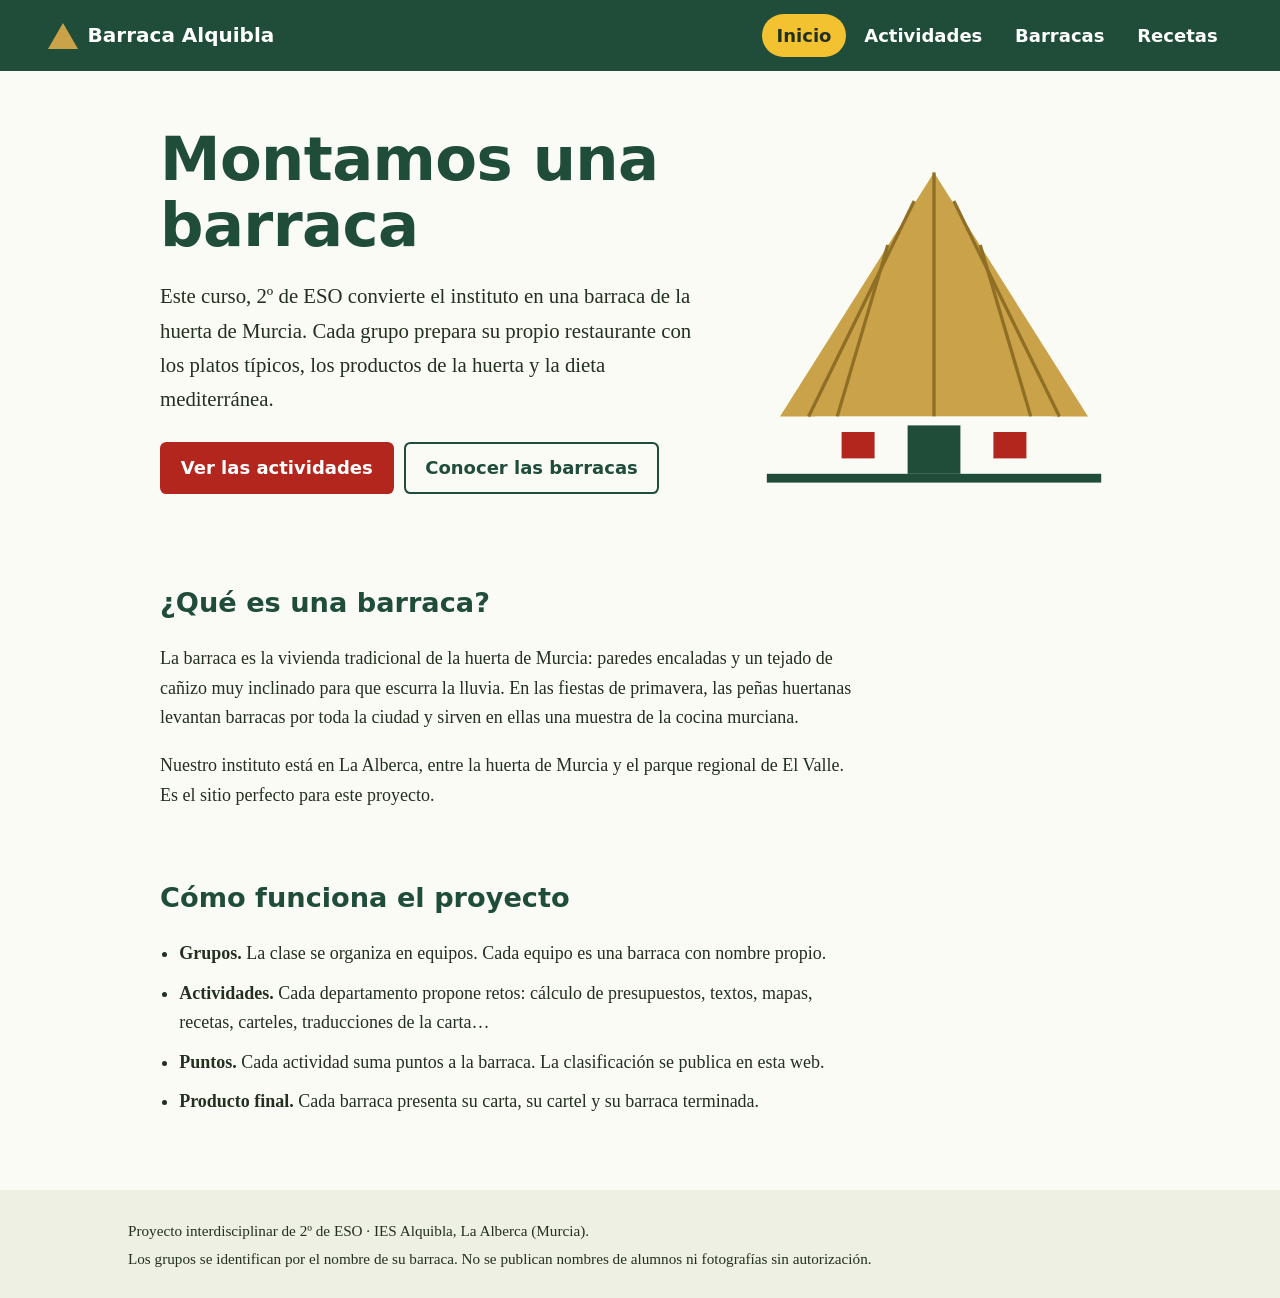
<file: index.html>
<!DOCTYPE html>
<html lang="es">
<head>
<meta charset="utf-8">
<meta name="viewport" content="width=device-width, initial-scale=1">
<title>Inicio · Proyecto Barraca · IES Alquibla</title>
<meta name="description" content="Proyecto interdisciplinar de 2º de ESO del IES Alquibla sobre la gastronomía murciana, la huerta y la dieta mediterránea.">
<link rel="stylesheet" href="css/estilo.css">
</head>
<body>
<header class="cab">
<a class="marca" href="index.html"><span class="tejado" aria-hidden="true"></span>Barraca Alquibla</a>
<nav aria-label="Menú principal"><a href="index.html" aria-current="page">Inicio</a><a href="actividades.html">Actividades</a><a href="barracas.html">Barracas</a><a href="recetas.html">Recetas</a></nav>
</header>
<main>

<section class="portada">
<div class="portada-texto">
<h1>Montamos una barraca</h1>
<p class="entradilla">Este curso, 2º de ESO convierte el instituto en una barraca de la huerta de Murcia. Cada grupo prepara su propio restaurante con los platos típicos, los productos de la huerta y la dieta mediterránea.</p>
<p><a class="boton" href="actividades.html">Ver las actividades</a> <a class="boton sec" href="barracas.html">Conocer las barracas</a></p>
</div>
<svg class="dibujo" viewBox="0 0 320 300" role="img" aria-label="Dibujo de una barraca huertana con tejado de cañizo muy inclinado">
<polygon points="160,14 300,236 20,236" fill="#C9A24A"/>
<g stroke="#8F6F25" stroke-width="3" fill="none"><path d="M160 14 L160 236"/><path d="M118 80 L72 236"/><path d="M202 80 L248 236"/><path d="M142 40 L46 236"/><path d="M178 40 L274 236"/></g>
<rect x="52" y="236" width="216" height="52" fill="#FBFBF6"/>
<rect x="136" y="244" width="48" height="44" fill="#1F4D3A"/>
<rect x="76" y="250" width="30" height="24" fill="#B3261E"/><rect x="214" y="250" width="30" height="24" fill="#B3261E"/>
<rect x="8" y="288" width="304" height="8" fill="#1F4D3A"/>
</svg>
</section>

<section class="bloque">
<h2>¿Qué es una barraca?</h2>
<p>La barraca es la vivienda tradicional de la huerta de Murcia: paredes encaladas y un tejado de cañizo muy inclinado para que escurra la lluvia. En las fiestas de primavera, las peñas huertanas levantan barracas por toda la ciudad y sirven en ellas una muestra de la cocina murciana.</p>
<p>Nuestro instituto está en La Alberca, entre la huerta de Murcia y el parque regional de El Valle. Es el sitio perfecto para este proyecto.</p>
</section>

<section class="bloque">
<h2>Cómo funciona el proyecto</h2>
<ul class="pasos">
<li><strong>Grupos.</strong> La clase se organiza en equipos. Cada equipo es una barraca con nombre propio.</li>
<li><strong>Actividades.</strong> Cada departamento propone retos: cálculo de presupuestos, textos, mapas, recetas, carteles, traducciones de la carta…</li>
<li><strong>Puntos.</strong> Cada actividad suma puntos a la barraca. La clasificación se publica en esta web.</li>
<li><strong>Producto final.</strong> Cada barraca presenta su carta, su cartel y su barraca terminada.</li>
</ul>
</section>

</main>
<footer class="pie">
<p>Proyecto interdisciplinar de 2º de ESO · IES Alquibla, La Alberca (Murcia).</p>
<p>Los grupos se identifican por el nombre de su barraca. No se publican nombres de alumnos ni fotografías sin autorización.</p>
</footer>
</body>
</html>
</file>
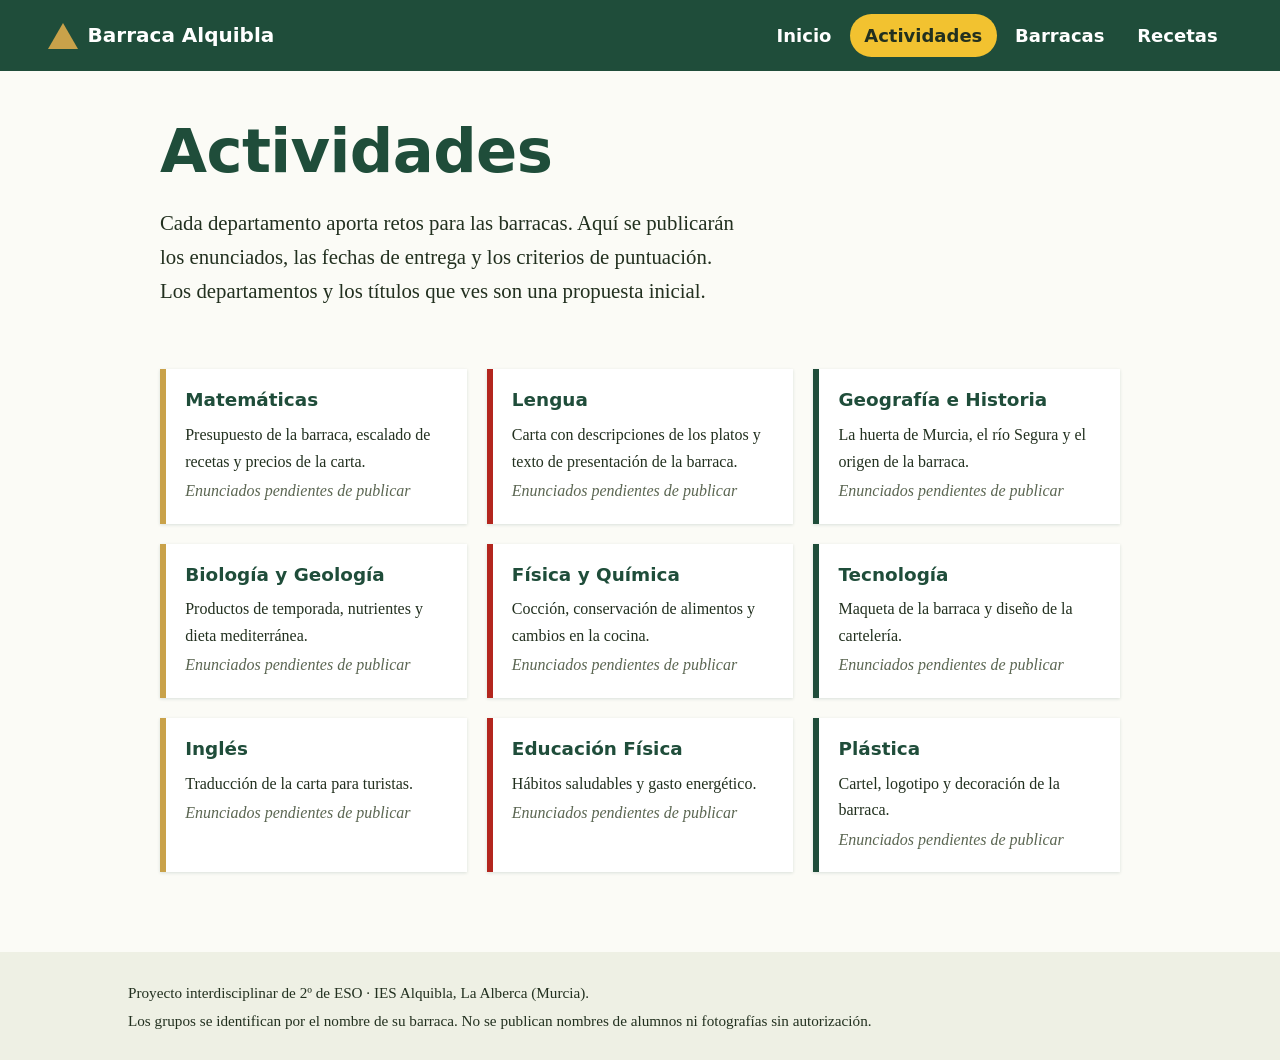
<file: actividades.html>
<!DOCTYPE html>
<html lang="es">
<head>
<meta charset="utf-8">
<meta name="viewport" content="width=device-width, initial-scale=1">
<title>Actividades · Proyecto Barraca · IES Alquibla</title>
<meta name="description" content="Proyecto interdisciplinar de 2º de ESO del IES Alquibla sobre la gastronomía murciana, la huerta y la dieta mediterránea.">
<link rel="stylesheet" href="css/estilo.css">
</head>
<body>
<header class="cab">
<a class="marca" href="index.html"><span class="tejado" aria-hidden="true"></span>Barraca Alquibla</a>
<nav aria-label="Menú principal"><a href="index.html">Inicio</a><a href="actividades.html" aria-current="page">Actividades</a><a href="barracas.html">Barracas</a><a href="recetas.html">Recetas</a></nav>
</header>
<main>

<section class="bloque cabecera-pag">
<h1>Actividades</h1>
<p class="entradilla">Cada departamento aporta retos para las barracas. Aquí se publicarán los enunciados, las fechas de entrega y los criterios de puntuación. Los departamentos y los títulos que ves son una propuesta inicial.</p>
</section>
<section class="rejilla"><article class="ficha"><h3>Matemáticas</h3><p>Presupuesto de la barraca, escalado de recetas y precios de la carta.</p><p class="estado">Enunciados pendientes de publicar</p></article><article class="ficha"><h3>Lengua</h3><p>Carta con descripciones de los platos y texto de presentación de la barraca.</p><p class="estado">Enunciados pendientes de publicar</p></article><article class="ficha"><h3>Geografía e Historia</h3><p>La huerta de Murcia, el río Segura y el origen de la barraca.</p><p class="estado">Enunciados pendientes de publicar</p></article><article class="ficha"><h3>Biología y Geología</h3><p>Productos de temporada, nutrientes y dieta mediterránea.</p><p class="estado">Enunciados pendientes de publicar</p></article><article class="ficha"><h3>Física y Química</h3><p>Cocción, conservación de alimentos y cambios en la cocina.</p><p class="estado">Enunciados pendientes de publicar</p></article><article class="ficha"><h3>Tecnología</h3><p>Maqueta de la barraca y diseño de la cartelería.</p><p class="estado">Enunciados pendientes de publicar</p></article><article class="ficha"><h3>Inglés</h3><p>Traducción de la carta para turistas.</p><p class="estado">Enunciados pendientes de publicar</p></article><article class="ficha"><h3>Educación Física</h3><p>Hábitos saludables y gasto energético.</p><p class="estado">Enunciados pendientes de publicar</p></article><article class="ficha"><h3>Plástica</h3><p>Cartel, logotipo y decoración de la barraca.</p><p class="estado">Enunciados pendientes de publicar</p></article></section>

</main>
<footer class="pie">
<p>Proyecto interdisciplinar de 2º de ESO · IES Alquibla, La Alberca (Murcia).</p>
<p>Los grupos se identifican por el nombre de su barraca. No se publican nombres de alumnos ni fotografías sin autorización.</p>
</footer>
</body>
</html>
</file>
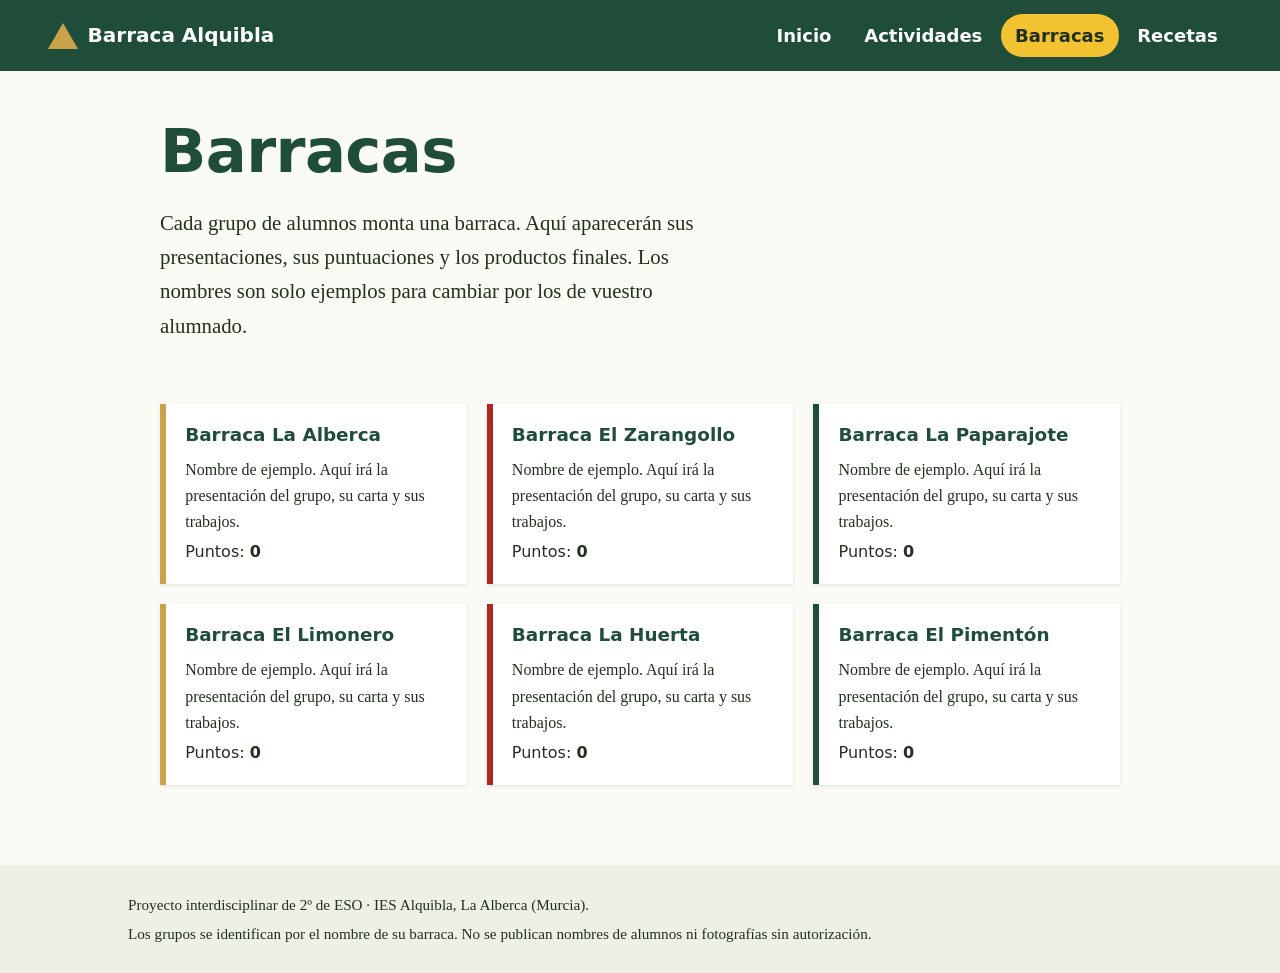
<file: barracas.html>
<!DOCTYPE html>
<html lang="es">
<head>
<meta charset="utf-8">
<meta name="viewport" content="width=device-width, initial-scale=1">
<title>Barracas · Proyecto Barraca · IES Alquibla</title>
<meta name="description" content="Proyecto interdisciplinar de 2º de ESO del IES Alquibla sobre la gastronomía murciana, la huerta y la dieta mediterránea.">
<link rel="stylesheet" href="css/estilo.css">
</head>
<body>
<header class="cab">
<a class="marca" href="index.html"><span class="tejado" aria-hidden="true"></span>Barraca Alquibla</a>
<nav aria-label="Menú principal"><a href="index.html">Inicio</a><a href="actividades.html">Actividades</a><a href="barracas.html" aria-current="page">Barracas</a><a href="recetas.html">Recetas</a></nav>
</header>
<main>

<section class="bloque cabecera-pag">
<h1>Barracas</h1>
<p class="entradilla">Cada grupo de alumnos monta una barraca. Aquí aparecerán sus presentaciones, sus puntuaciones y los productos finales. Los nombres son solo ejemplos para cambiar por los de vuestro alumnado.</p>
</section>
<section class="rejilla"><article class="ficha"><h3>Barraca La Alberca</h3><p>Nombre de ejemplo. Aquí irá la presentación del grupo, su carta y sus trabajos.</p><p class="puntos">Puntos: <strong>0</strong></p></article><article class="ficha"><h3>Barraca El Zarangollo</h3><p>Nombre de ejemplo. Aquí irá la presentación del grupo, su carta y sus trabajos.</p><p class="puntos">Puntos: <strong>0</strong></p></article><article class="ficha"><h3>Barraca La Paparajote</h3><p>Nombre de ejemplo. Aquí irá la presentación del grupo, su carta y sus trabajos.</p><p class="puntos">Puntos: <strong>0</strong></p></article><article class="ficha"><h3>Barraca El Limonero</h3><p>Nombre de ejemplo. Aquí irá la presentación del grupo, su carta y sus trabajos.</p><p class="puntos">Puntos: <strong>0</strong></p></article><article class="ficha"><h3>Barraca La Huerta</h3><p>Nombre de ejemplo. Aquí irá la presentación del grupo, su carta y sus trabajos.</p><p class="puntos">Puntos: <strong>0</strong></p></article><article class="ficha"><h3>Barraca El Pimentón</h3><p>Nombre de ejemplo. Aquí irá la presentación del grupo, su carta y sus trabajos.</p><p class="puntos">Puntos: <strong>0</strong></p></article></section>

</main>
<footer class="pie">
<p>Proyecto interdisciplinar de 2º de ESO · IES Alquibla, La Alberca (Murcia).</p>
<p>Los grupos se identifican por el nombre de su barraca. No se publican nombres de alumnos ni fotografías sin autorización.</p>
</footer>
</body>
</html>
</file>
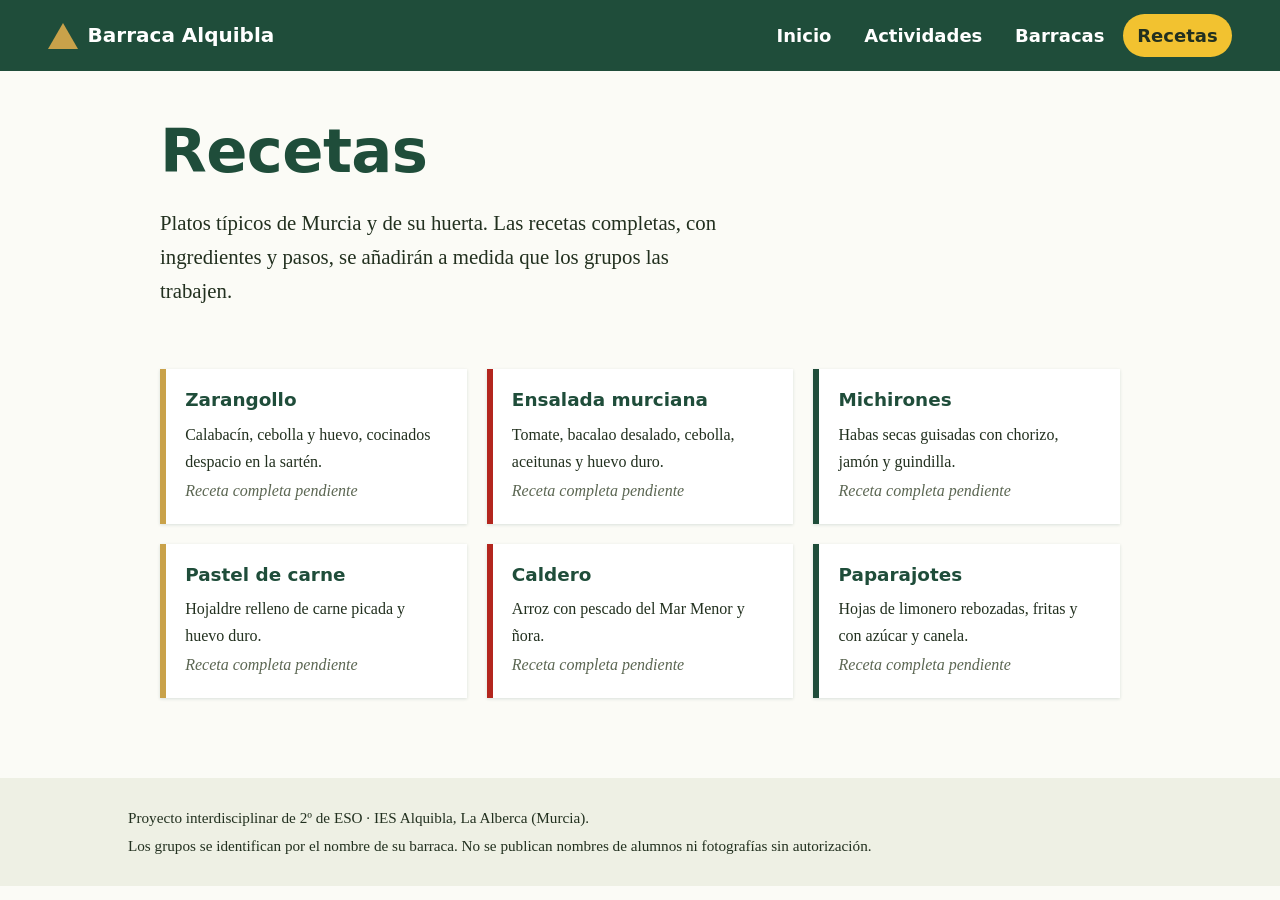
<file: recetas.html>
<!DOCTYPE html>
<html lang="es">
<head>
<meta charset="utf-8">
<meta name="viewport" content="width=device-width, initial-scale=1">
<title>Recetas · Proyecto Barraca · IES Alquibla</title>
<meta name="description" content="Proyecto interdisciplinar de 2º de ESO del IES Alquibla sobre la gastronomía murciana, la huerta y la dieta mediterránea.">
<link rel="stylesheet" href="css/estilo.css">
</head>
<body>
<header class="cab">
<a class="marca" href="index.html"><span class="tejado" aria-hidden="true"></span>Barraca Alquibla</a>
<nav aria-label="Menú principal"><a href="index.html">Inicio</a><a href="actividades.html">Actividades</a><a href="barracas.html">Barracas</a><a href="recetas.html" aria-current="page">Recetas</a></nav>
</header>
<main>

<section class="bloque cabecera-pag">
<h1>Recetas</h1>
<p class="entradilla">Platos típicos de Murcia y de su huerta. Las recetas completas, con ingredientes y pasos, se añadirán a medida que los grupos las trabajen.</p>
</section>
<section class="rejilla"><article class="ficha"><h3>Zarangollo</h3><p>Calabacín, cebolla y huevo, cocinados despacio en la sartén.</p><p class="estado">Receta completa pendiente</p></article><article class="ficha"><h3>Ensalada murciana</h3><p>Tomate, bacalao desalado, cebolla, aceitunas y huevo duro.</p><p class="estado">Receta completa pendiente</p></article><article class="ficha"><h3>Michirones</h3><p>Habas secas guisadas con chorizo, jamón y guindilla.</p><p class="estado">Receta completa pendiente</p></article><article class="ficha"><h3>Pastel de carne</h3><p>Hojaldre relleno de carne picada y huevo duro.</p><p class="estado">Receta completa pendiente</p></article><article class="ficha"><h3>Caldero</h3><p>Arroz con pescado del Mar Menor y ñora.</p><p class="estado">Receta completa pendiente</p></article><article class="ficha"><h3>Paparajotes</h3><p>Hojas de limonero rebozadas, fritas y con azúcar y canela.</p><p class="estado">Receta completa pendiente</p></article></section>

</main>
<footer class="pie">
<p>Proyecto interdisciplinar de 2º de ESO · IES Alquibla, La Alberca (Murcia).</p>
<p>Los grupos se identifican por el nombre de su barraca. No se publican nombres de alumnos ni fotografías sin autorización.</p>
</footer>
</body>
</html>
</file>
<file: css/estilo.css>
:root{--verde:#1F4D3A;--rojo:#B3261E;--limon:#F2C230;--cal:#FBFBF6;--paja:#C9A24A;--tinta:#22301F;--suave:#EEF0E4}
*{box-sizing:border-box}
html{scroll-padding-top:5rem}
body{margin:0;background:var(--cal);color:var(--tinta);font-family:Georgia,"Times New Roman",serif;font-size:1.125rem;line-height:1.65}
h1,h2,h3,.marca,nav,.boton{font-family:"Trebuchet MS","Segoe UI",system-ui,sans-serif}
h1{font-size:clamp(2.2rem,6vw,3.8rem);line-height:1.08;margin:0 0 1rem;color:var(--verde);letter-spacing:-.01em}
h2{font-size:1.7rem;color:var(--verde);margin:0 0 .75rem}
h3{font-size:1.15rem;margin:0 0 .4rem;color:var(--verde)}
a{color:var(--rojo)}
a:focus-visible{outline:3px solid var(--limon);outline-offset:3px}
.cab{display:flex;flex-wrap:wrap;gap:.75rem 2rem;align-items:center;justify-content:space-between;padding:.9rem clamp(1rem,4vw,3rem);background:var(--verde);color:#fff;position:sticky;top:0;z-index:5}
.marca{display:flex;align-items:center;gap:.6rem;color:#fff;text-decoration:none;font-weight:700;font-size:1.25rem}
.tejado{width:0;height:0;border-left:15px solid transparent;border-right:15px solid transparent;border-bottom:26px solid var(--paja)}
nav{display:flex;flex-wrap:wrap;gap:.25rem}
nav a{color:#fff;text-decoration:none;padding:.4rem .9rem;border-radius:2rem;font-weight:600}
nav a:hover{background:rgba(255,255,255,.15)}
nav a[aria-current="page"]{background:var(--limon);color:var(--tinta)}
.cab a:focus-visible{outline-color:#fff}
main{max-width:64rem;margin:0 auto;padding:0 clamp(1rem,4vw,2rem)}
.portada{display:grid;grid-template-columns:1.2fr .8fr;gap:2rem;align-items:center;padding:3.5rem 0 2.5rem}
.entradilla{font-size:1.3rem;max-width:36rem}
.dibujo{width:100%;max-width:22rem;justify-self:center}
.boton{display:inline-block;background:var(--rojo);color:#fff;text-decoration:none;font-weight:700;padding:.7rem 1.3rem;border-radius:.4rem;margin:.3rem .4rem .3rem 0}
.boton:hover{background:#8f1d17}
.boton.sec{background:transparent;color:var(--verde);box-shadow:inset 0 0 0 2px var(--verde)}
.boton.sec:hover{background:var(--suave)}
.bloque{padding:1.5rem 0;max-width:44rem}
.cabecera-pag{padding-top:3rem}
.pasos{padding-left:1.2rem}
.pasos li{margin-bottom:.6rem}
.rejilla{display:grid;grid-template-columns:repeat(auto-fill,minmax(16rem,1fr));gap:1.25rem;padding:1rem 0 3rem}
.ficha{background:#fff;border-left:6px solid var(--paja);padding:1rem 1.2rem;box-shadow:0 1px 3px rgba(31,77,58,.15)}
.ficha:nth-child(3n+2){border-left-color:var(--rojo)}
.ficha:nth-child(3n){border-left-color:var(--verde)}
.ficha p{margin:.2rem 0;font-size:1rem}
.estado{color:#5b6652;font-style:italic}
.puntos{font-family:"Trebuchet MS",system-ui,sans-serif}
.pie{margin-top:2rem;padding:1.5rem clamp(1rem,4vw,3rem);background:var(--suave);font-size:.95rem}
.pie p{margin:.2rem auto;max-width:64rem}
@media (max-width:700px){.portada{grid-template-columns:1fr;padding-top:2rem}.dibujo{max-width:14rem}.cab{position:static}}
@media (prefers-reduced-motion:reduce){*{transition:none!important}}
</file>
